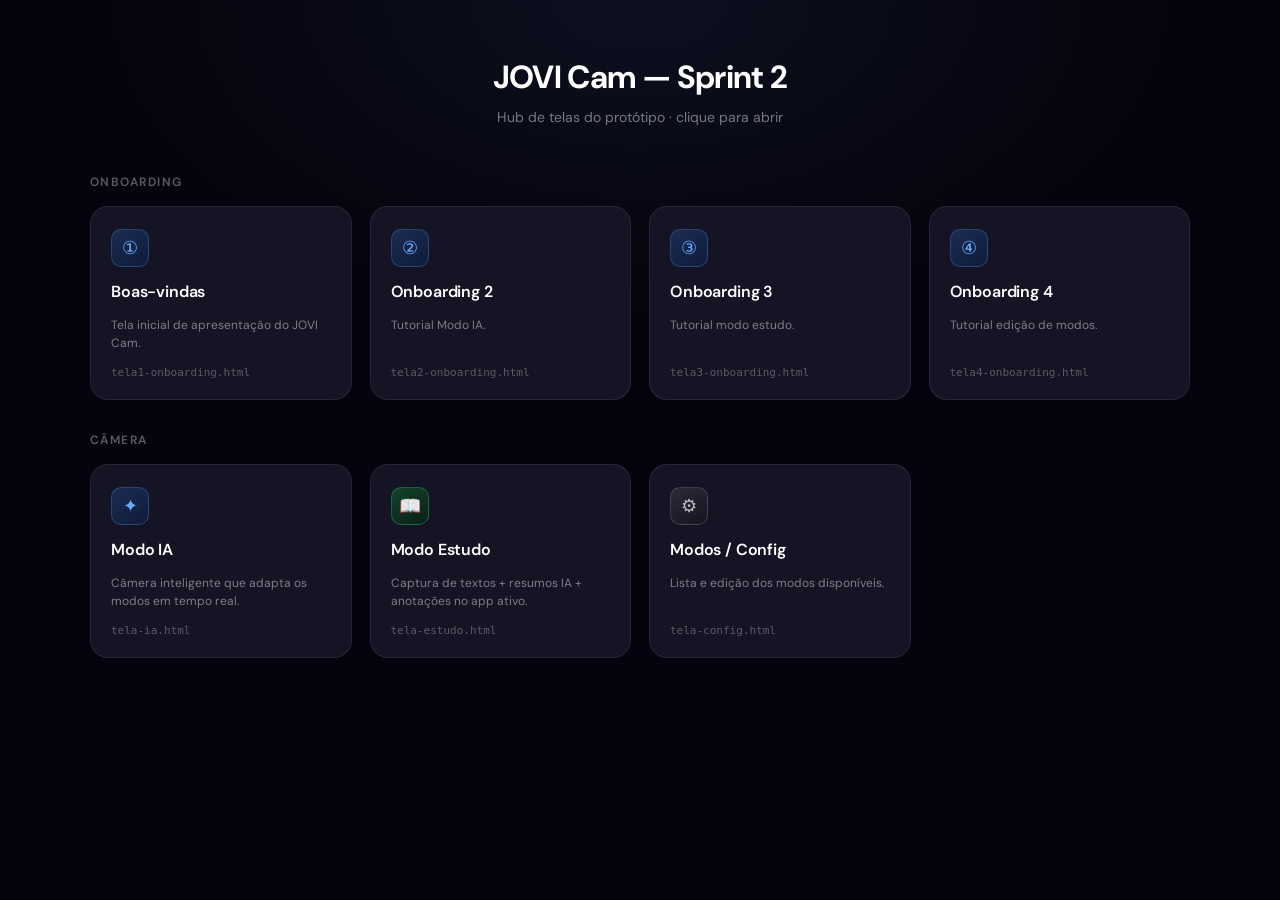
<file: index.html>
<!DOCTYPE html>
<html lang="pt-BR">
<head>
  <meta charset="UTF-8">
  <meta name="viewport" content="width=device-width, initial-scale=1.0">
  <title>JOVI Cam — Telas</title>
  <link rel="stylesheet" href="src/css/style.css">
</head>
<body>
  <main class="hub">
    <header class="hub__header">
      <h1 class="hub__title">JOVI Cam — Sprint 2</h1>
      <p class="hub__subtitle">Hub de telas do protótipo · clique para abrir</p>
    </header>

    <section>
      <h2 class="hub__section-title">Onboarding</h2>
      <div class="hub__grid">
        <a class="card" href="pages/tela1-onboarding.html">
          <div class="card__badge">①</div>
          <div class="card__title">Boas-vindas</div>
          <div class="card__desc">Tela inicial de apresentação do JOVI Cam.</div>
          <div class="card__path">tela1-onboarding.html</div>
        </a>
        <a class="card" href="pages/tela2-onboarding.html">
          <div class="card__badge">②</div>
          <div class="card__title">Onboarding 2</div>
          <div class="card__desc">Tutorial Modo IA.</div>
          <div class="card__path">tela2-onboarding.html</div>
        </a>
        <a class="card" href="pages/tela3-onboarding.html">
          <div class="card__badge">③</div>
          <div class="card__title">Onboarding 3</div>
          <div class="card__desc">Tutorial modo estudo.</div>
          <div class="card__path">tela3-onboarding.html</div>
        </a>
        <a class="card" href="pages/tela4-onboarding.html">
          <div class="card__badge">④</div>
          <div class="card__title">Onboarding 4</div>
          <div class="card__desc">Tutorial edição de modos.</div>
          <div class="card__path">tela4-onboarding.html</div>
        </a>
      </div>
    </section>

    <section>
      <h2 class="hub__section-title">Câmera</h2>
      <div class="hub__grid">
        <a class="card" href="pages/tela-ia.html">
          <div class="card__badge">✦</div>
          <div class="card__title">Modo IA</div>
          <div class="card__desc">Câmera inteligente que adapta os modos em tempo real.</div>
          <div class="card__path">tela-ia.html</div>
        </a>
        <a class="card card--estudo" href="pages/tela-estudo.html">
          <div class="card__badge">📖</div>
          <div class="card__title">Modo Estudo</div>
          <div class="card__desc">Captura de textos + resumos IA + anotações no app ativo.</div>
          <div class="card__path">tela-estudo.html</div>
        </a>
        <a class="card card--config" href="pages/tela-config.html">
          <div class="card__badge">⚙</div>
          <div class="card__title">Modos / Config</div>
          <div class="card__desc">Lista e edição dos modos disponíveis.</div>
          <div class="card__path">tela-config.html</div>
        </a>
      </div>
    </section>

  </main>
</body>
</html>
</file>
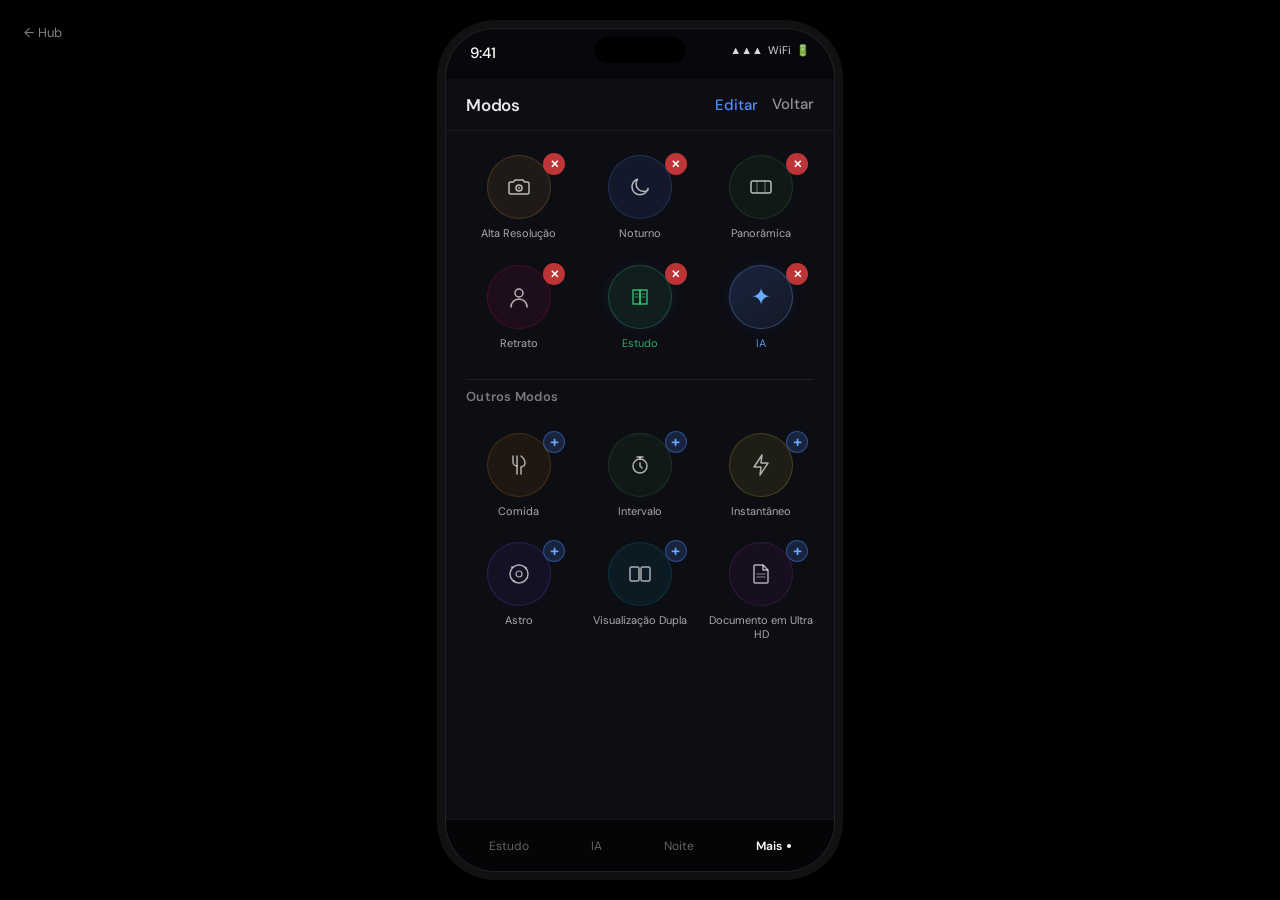
<file: pages/tela-config.html>
<!DOCTYPE html>
<html lang="pt-BR">
<head>
  <meta charset="UTF-8">
  <meta name="viewport" content="width=device-width, initial-scale=1.0">
  <title>JOVI Cam — Configurar Modos</title>
  <link rel="stylesheet" href="../src/css/config.css">
</head>
<body>
  <a class="hub-link" href="../index.html">← Hub</a>
  <main class="screen">

    <!-- Status Bar -->
    <header class="status-bar">
      <span class="time">9:41</span>
      <div class="dynamic-island"></div>
      <div class="status-icons">
        <span>▲▲▲</span>
        <span>WiFi</span>
        <span>🔋</span>
      </div>
    </header>

    <!-- Page Header -->
    <header class="page-header">
      <h1 class="page-title">Modos</h1>
      <div class="page-header__actions">
        <button class="btn-editar">Editar</button>
        <a href="tela-ia.html" class="btn-voltar">Voltar</a>
      </div>
    </header>

    <!-- Content -->
    <section class="content">

      <!-- Active Modes Grid -->
      <div class="modes-grid">

        <!-- Row 1 -->
        <article class="mode-item">
          <div class="mode-badge mode-badge--remove">✕</div>
          <div class="mode-icon mode-icon--res">
            <!-- Camera icon (SVG) -->
            <svg width="22" height="18" viewBox="0 0 22 18" fill="none" xmlns="http://www.w3.org/2000/svg">
              <path d="M21 14.5C21 15.3284 20.3284 16 19.5 16H2.5C1.67157 16 1 15.3284 1 14.5V5.5C1 4.67157 1.67157 4 2.5 4H5.5L7 2H15L16.5 4H19.5C20.3284 4 21 4.67157 21 5.5V14.5Z" stroke="rgba(255,255,255,0.7)" stroke-width="1.5"/>
              <circle cx="11" cy="10" r="3" stroke="rgba(255,255,255,0.7)" stroke-width="1.5"/>
              <circle cx="11" cy="10" r="1.2" fill="rgba(255,255,255,0.5)"/>
            </svg>
          </div>
          <p class="mode-label">Alta Resolução</p>
        </article>

        <article class="mode-item">
          <div class="mode-badge mode-badge--remove">✕</div>
          <div class="mode-icon mode-icon--noturno">
            <!-- Moon icon -->
            <svg width="20" height="20" viewBox="0 0 20 20" fill="none" xmlns="http://www.w3.org/2000/svg">
              <path d="M18 11.5C17.2 15.1 13.9 17.8 10 17.8C5.6 17.8 2 14.3 2 9.9C2 6.3 4.3 3.3 7.5 2.2C6.5 3.5 6 5.1 6 6.8C6 11 9.5 14.4 13.8 14.4C15.4 14.4 16.8 13.9 18 13L18 11.5Z" stroke="rgba(255,255,255,0.7)" stroke-width="1.5" stroke-linejoin="round"/>
            </svg>
          </div>
          <p class="mode-label">Noturno</p>
        </article>

        <article class="mode-item">
          <div class="mode-badge mode-badge--remove">✕</div>
          <div class="mode-icon mode-icon--pano">
            <!-- Panoramic icon -->
            <svg width="22" height="14" viewBox="0 0 22 14" fill="none" xmlns="http://www.w3.org/2000/svg">
              <rect x="1" y="1" width="20" height="12" rx="2" stroke="rgba(255,255,255,0.7)" stroke-width="1.5"/>
              <line x1="7" y1="1" x2="7" y2="13" stroke="rgba(255,255,255,0.4)" stroke-width="1"/>
              <line x1="15" y1="1" x2="15" y2="13" stroke="rgba(255,255,255,0.4)" stroke-width="1"/>
            </svg>
          </div>
          <p class="mode-label">Panorâmica</p>
        </article>

        <!-- Row 2 -->
        <article class="mode-item">
          <div class="mode-badge mode-badge--remove">✕</div>
          <div class="mode-icon mode-icon--retrato">
            <!-- Portrait icon -->
            <svg width="18" height="22" viewBox="0 0 18 22" fill="none" xmlns="http://www.w3.org/2000/svg">
              <circle cx="9" cy="7" r="4" stroke="rgba(255,255,255,0.7)" stroke-width="1.5"/>
              <path d="M1 21C1 16.5817 4.58172 13 9 13C13.4183 13 17 16.5817 17 21" stroke="rgba(255,255,255,0.7)" stroke-width="1.5" stroke-linecap="round"/>
            </svg>
          </div>
          <p class="mode-label">Retrato</p>
        </article>

        <!-- Estudo: custom JOVI mode -->
        <article class="mode-item mode-item--custom">
          <div class="mode-badge mode-badge--remove">✕</div>
          <div class="mode-icon mode-icon--estudo">
            <!-- Book icon -->
            <svg width="20" height="20" viewBox="0 0 20 20" fill="none" xmlns="http://www.w3.org/2000/svg">
              <path d="M3 3H10V17H3V3Z" stroke="rgba(51,199,120,0.9)" stroke-width="1.5" stroke-linejoin="round"/>
              <path d="M10 3H17V17H10V3Z" stroke="rgba(51,199,120,0.9)" stroke-width="1.5" stroke-linejoin="round"/>
              <line x1="5" y1="7" x2="8" y2="7" stroke="rgba(51,199,120,0.7)" stroke-width="1.2" stroke-linecap="round"/>
              <line x1="5" y1="10" x2="8" y2="10" stroke="rgba(51,199,120,0.7)" stroke-width="1.2" stroke-linecap="round"/>
              <line x1="12" y1="7" x2="15" y2="7" stroke="rgba(51,199,120,0.7)" stroke-width="1.2" stroke-linecap="round"/>
              <line x1="12" y1="10" x2="15" y2="10" stroke="rgba(51,199,120,0.7)" stroke-width="1.2" stroke-linecap="round"/>
            </svg>
          </div>
          <p class="mode-label mode-label--green">Estudo</p>
        </article>

        <!-- IA: custom JOVI mode -->
        <article class="mode-item mode-item--custom">
          <div class="mode-badge mode-badge--remove">✕</div>
          <div class="mode-icon mode-icon--ia">
            <span class="ia-star">✦</span>
          </div>
          <p class="mode-label mode-label--blue">IA</p>
        </article>

        <!-- Outros Modos -->
        <div class="section-label">Outros Modos</div>

        <!-- Row 3 - outros -->
        <article class="mode-item">
          <div class="mode-badge mode-badge--add">+</div>
          <div class="mode-icon mode-icon--comida">
            <!-- Food icon -->
            <svg width="18" height="20" viewBox="0 0 18 20" fill="none" xmlns="http://www.w3.org/2000/svg">
              <path d="M3 1V7C3 9.209 4.791 11 7 11V19" stroke="rgba(255,255,255,0.65)" stroke-width="1.5" stroke-linecap="round"/>
              <path d="M7 1V11" stroke="rgba(255,255,255,0.65)" stroke-width="1.5" stroke-linecap="round"/>
              <path d="M11 1C11 1 15 4 15 8C15 10.5 13.5 11.5 11 12V19" stroke="rgba(255,255,255,0.65)" stroke-width="1.5" stroke-linecap="round" stroke-linejoin="round"/>
            </svg>
          </div>
          <p class="mode-label">Comida</p>
        </article>

        <article class="mode-item">
          <div class="mode-badge mode-badge--add">+</div>
          <div class="mode-icon mode-icon--intervalo">
            <!-- Timer icon -->
            <svg width="20" height="20" viewBox="0 0 20 20" fill="none" xmlns="http://www.w3.org/2000/svg">
              <circle cx="10" cy="11" r="7" stroke="rgba(255,255,255,0.65)" stroke-width="1.5"/>
              <path d="M10 8V11L12 13" stroke="rgba(255,255,255,0.65)" stroke-width="1.5" stroke-linecap="round"/>
              <path d="M7 2H13" stroke="rgba(255,255,255,0.65)" stroke-width="1.5" stroke-linecap="round"/>
              <path d="M10 2V4" stroke="rgba(255,255,255,0.65)" stroke-width="1.5" stroke-linecap="round"/>
            </svg>
          </div>
          <p class="mode-label">Intervalo</p>
        </article>

        <article class="mode-item">
          <div class="mode-badge mode-badge--add">+</div>
          <div class="mode-icon mode-icon--instantaneo">
            <!-- Lightning bolt -->
            <svg width="16" height="22" viewBox="0 0 16 22" fill="none" xmlns="http://www.w3.org/2000/svg">
              <path d="M9 1L1 13H8L7 21L15 9H8L9 1Z" stroke="rgba(255,255,255,0.65)" stroke-width="1.5" stroke-linejoin="round"/>
            </svg>
          </div>
          <p class="mode-label">Instantâneo</p>
        </article>

        <article class="mode-item">
          <div class="mode-badge mode-badge--add">+</div>
          <div class="mode-icon mode-icon--astro">
            <!-- Star / astro icon -->
            <svg width="22" height="22" viewBox="0 0 22 22" fill="none" xmlns="http://www.w3.org/2000/svg">
              <circle cx="11" cy="11" r="9" stroke="rgba(255,255,255,0.65)" stroke-width="1.5"/>
              <circle cx="11" cy="11" r="3" stroke="rgba(255,255,255,0.65)" stroke-width="1.2"/>
              <circle cx="4" cy="4" r="1" fill="rgba(255,255,255,0.5)"/>
              <circle cx="18" cy="5" r="1" fill="rgba(255,255,255,0.5)"/>
              <circle cx="6" cy="18" r="1" fill="rgba(255,255,255,0.5)"/>
            </svg>
          </div>
          <p class="mode-label">Astro</p>
        </article>

        <article class="mode-item">
          <div class="mode-badge mode-badge--add">+</div>
          <div class="mode-icon mode-icon--dupl">
            <!-- Dual view icon -->
            <svg width="22" height="16" viewBox="0 0 22 16" fill="none" xmlns="http://www.w3.org/2000/svg">
              <rect x="1" y="1" width="9" height="14" rx="1.5" stroke="rgba(255,255,255,0.65)" stroke-width="1.5"/>
              <rect x="12" y="1" width="9" height="14" rx="1.5" stroke="rgba(255,255,255,0.65)" stroke-width="1.5"/>
            </svg>
          </div>
          <p class="mode-label">Visualização Dupla</p>
        </article>

        <article class="mode-item">
          <div class="mode-badge mode-badge--add">+</div>
          <div class="mode-icon mode-icon--doc">
            <!-- Document icon -->
            <svg width="16" height="20" viewBox="0 0 16 20" fill="none" xmlns="http://www.w3.org/2000/svg">
              <path d="M1 2C1 1.44772 1.44772 1 2 1H10L15 6V18C15 18.5523 14.5523 19 14 19H2C1.44772 19 1 18.5523 1 18V2Z" stroke="rgba(255,255,255,0.65)" stroke-width="1.5"/>
              <path d="M10 1V6H15" stroke="rgba(255,255,255,0.65)" stroke-width="1.5" stroke-linejoin="round"/>
              <line x1="4" y1="10" x2="12" y2="10" stroke="rgba(255,255,255,0.5)" stroke-width="1.2" stroke-linecap="round"/>
              <line x1="4" y1="13" x2="12" y2="13" stroke="rgba(255,255,255,0.5)" stroke-width="1.2" stroke-linecap="round"/>
            </svg>
          </div>
          <p class="mode-label">Documento em Ultra HD</p>
        </article>

      </div>

    </section>

    <!-- Bottom Mode Tabs -->
    <nav class="mode-tabs">
      <button class="mode-tab">Estudo</button>
      <button class="mode-tab">IA</button>
      <button class="mode-tab">Noite</button>
      <button class="mode-tab mode-tab--active">
        Mais
        <span class="mode-tab__dot"></span>
      </button>
    </nav>

  </main>
</body>
</html>
</file>
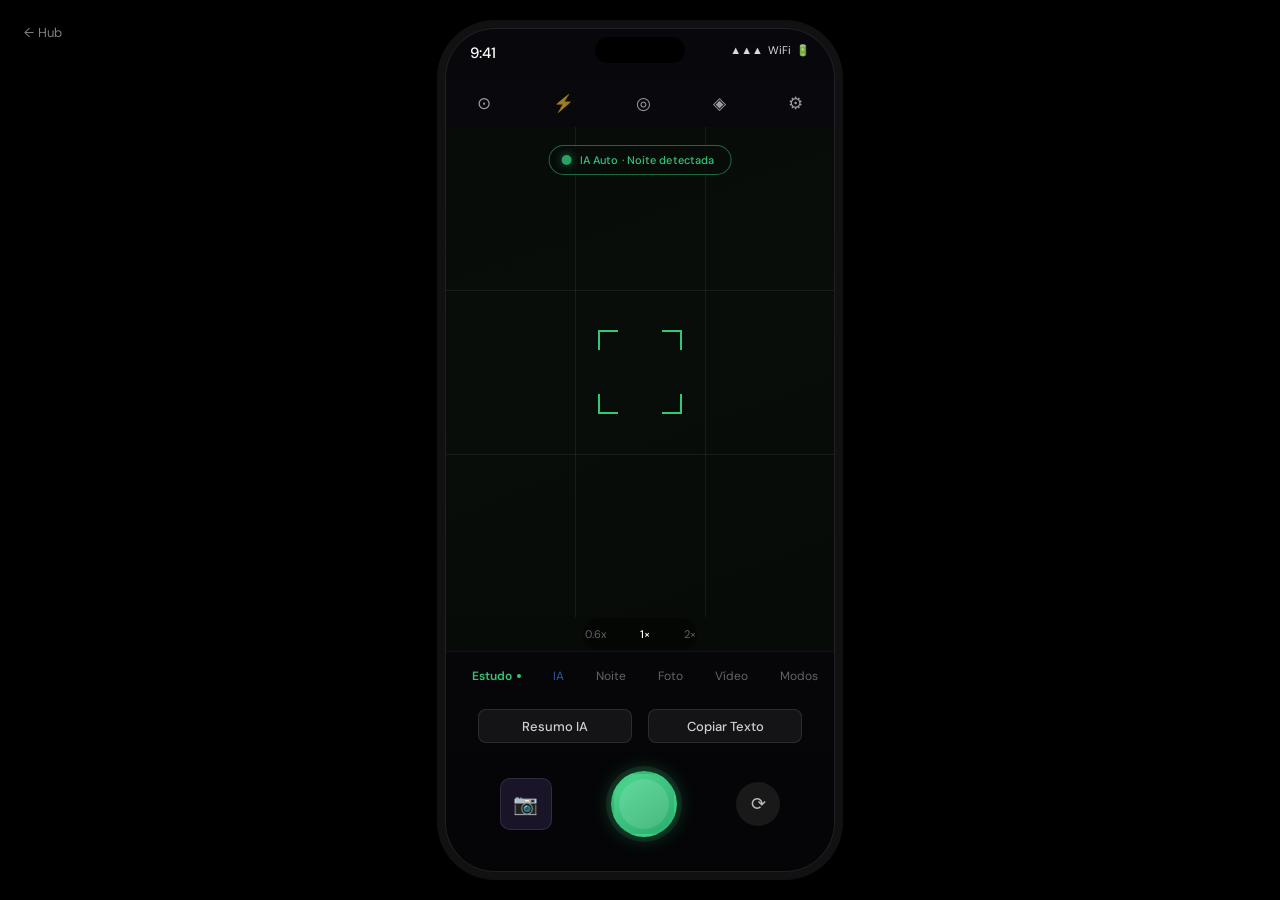
<file: pages/tela-estudo.html>
<!DOCTYPE html>
<html lang="pt-BR">
<head>
  <meta charset="UTF-8">
  <meta name="viewport" content="width=device-width, initial-scale=1.0">
  <title>JOVI Cam — Modo Estudo</title>
  <link rel="stylesheet" href="../src/css/estudo.css">
</head>
<body>
  <a class="hub-link" href="../index.html">← Hub</a>
  <main class="screen">

    <!-- Status Bar -->
    <header class="status-bar">
      <span class="time">9:41</span>
      <div class="dynamic-island"></div>
      <div class="status-icons">
        <span>▲▲▲</span>
        <span>WiFi</span>
        <span>🔋</span>
      </div>
    </header>

    <!-- Top Controls Bar -->
    <nav class="controls-bar">
      <button class="ctrl-btn">⊙</button>
      <button class="ctrl-btn">⚡</button>
      <button class="ctrl-btn">◎</button>
      <button class="ctrl-btn">◈</button>
      <button class="ctrl-btn">⚙</button>
    </nav>

    <!-- Viewfinder -->
    <section class="viewfinder">

      <!-- AI Chip -->
      <div class="ai-chip">
        <span class="ai-chip__dot"></span>
        <span class="ai-chip__label">IA Auto · Noite detectada</span>
      </div>

      <!-- Grid overlay -->
      <div class="grid-overlay">
        <div class="grid-line grid-line--v1"></div>
        <div class="grid-line grid-line--v2"></div>
        <div class="grid-line grid-line--h1"></div>
        <div class="grid-line grid-line--h2"></div>
      </div>

      <!-- Focus Reticle (green for Estudo mode) -->
      <div class="reticle">
        <span class="reticle__corner reticle__corner--tl"></span>
        <span class="reticle__corner reticle__corner--tr"></span>
        <span class="reticle__corner reticle__corner--bl"></span>
        <span class="reticle__corner reticle__corner--br"></span>
      </div>

    </section>

    <!-- Zoom Selector -->
    <div class="zoom-bar">
      <span class="zoom-option">0.6x</span>
      <span class="zoom-option zoom-option--active">1×</span>
      <span class="zoom-option">2×</span>
    </div>

    <!-- Mode Tabs -->
    <nav class="mode-tabs">
      <button class="mode-tab mode-tab--estudo mode-tab--active">
        Estudo
        <span class="mode-tab__dot"></span>
      </button>
      <a href="tela-ia.html" class="mode-tab mode-tab--ia">IA</a>
      <button class="mode-tab">Noite</button>
      <button class="mode-tab">Foto</button>
      <button class="mode-tab">Vídeo</button>
      <a href="tela-config.html" class="mode-tab">Modos</a>
    </nav>

    <!-- Action Buttons (only in Estudo mode) -->
    <section class="action-row">
      <button class="btn-action">Resumo IA</button>
      <button class="btn-action">Copiar Texto</button>
    </section>

    <!-- Camera Controls -->
    <footer class="cam-controls">
      <button class="btn-gallery">📷</button>
      <button class="btn-shutter btn-shutter--green"></button>
      <button class="btn-flip">⟳</button>
    </footer>

  </main>
</body>
</html>
</file>
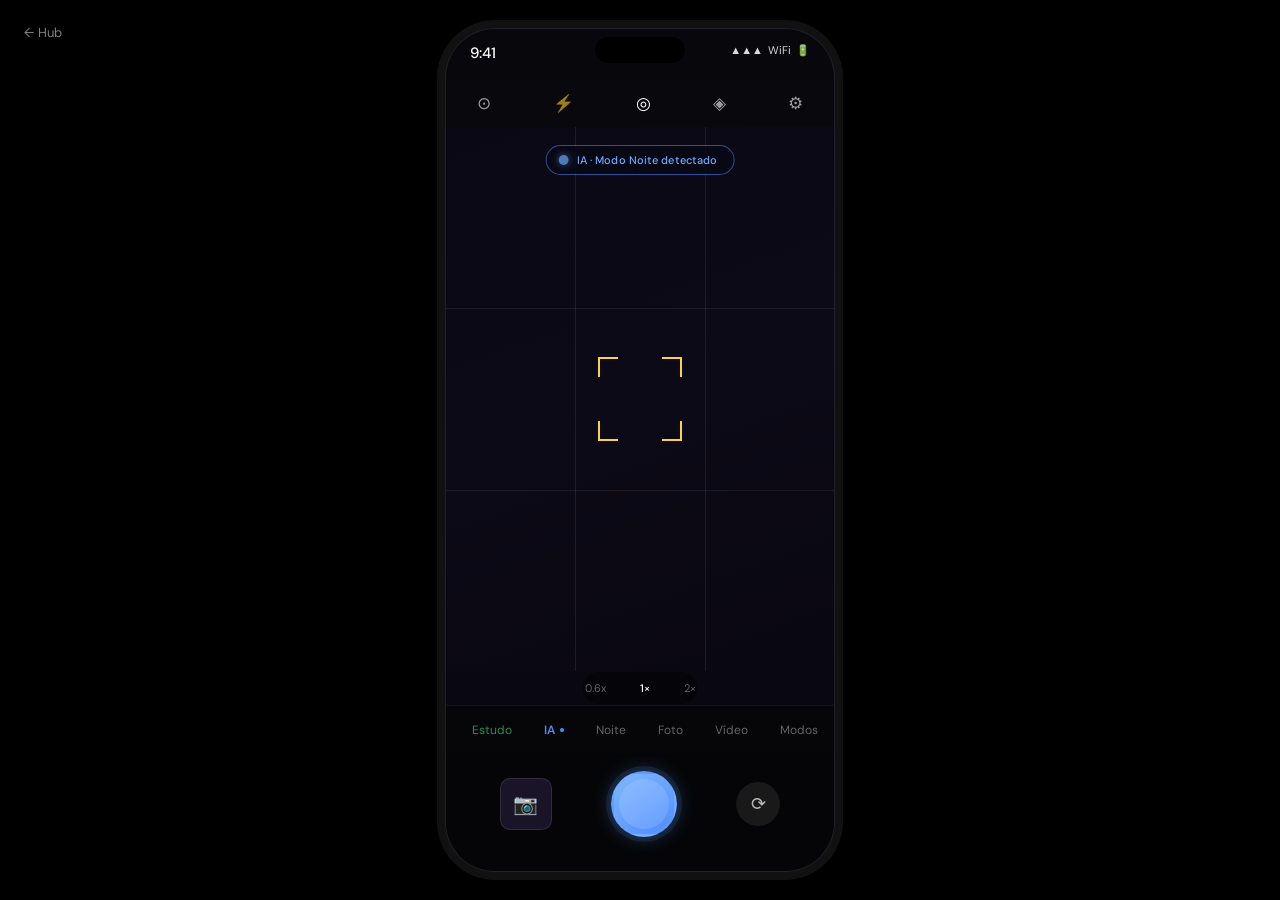
<file: pages/tela-ia.html>
<!DOCTYPE html>
<html lang="pt-BR">
<head>
  <meta charset="UTF-8">
  <meta name="viewport" content="width=device-width, initial-scale=1.0">
  <title>JOVI Cam — Modo IA</title>
  <link rel="stylesheet" href="../src/css/ia.css">
</head>
<body>
  <a class="hub-link" href="../index.html">← Hub</a>
  <main class="screen">

    <!-- Status Bar -->
    <header class="status-bar">
      <span class="time">9:41</span>
      <div class="dynamic-island"></div>
      <div class="status-icons">
        <span>▲▲▲</span>
        <span>WiFi</span>
        <span>🔋</span>
      </div>
    </header>

    <!-- Top Controls Bar -->
    <nav class="controls-bar">
      <button class="ctrl-btn">⊙</button>
      <button class="ctrl-btn">⚡</button>
      <button class="ctrl-btn ctrl-btn--active">◎</button>
      <button class="ctrl-btn">◈</button>
      <button class="ctrl-btn">⚙</button>
    </nav>

    <!-- Viewfinder -->
    <section class="viewfinder">

      <!-- AI Chip -->
      <div class="ai-chip">
        <span class="ai-chip__dot"></span>
        <span class="ai-chip__label">IA · Modo Noite detectado</span>
      </div>

      <!-- Grid overlay -->
      <div class="grid-overlay">
        <div class="grid-line grid-line--v1"></div>
        <div class="grid-line grid-line--v2"></div>
        <div class="grid-line grid-line--h1"></div>
        <div class="grid-line grid-line--h2"></div>
      </div>

      <!-- Focus Reticle (yellow corners) -->
      <div class="reticle">
        <span class="reticle__corner reticle__corner--tl"></span>
        <span class="reticle__corner reticle__corner--tr"></span>
        <span class="reticle__corner reticle__corner--bl"></span>
        <span class="reticle__corner reticle__corner--br"></span>
      </div>

    </section>

    <!-- Zoom Selector -->
    <div class="zoom-bar">
      <span class="zoom-option">0.6x</span>
      <span class="zoom-option zoom-option--active">1×</span>
      <span class="zoom-option">2×</span>
    </div>

    <!-- Mode Tabs -->
    <nav class="mode-tabs">
      <a href="tela-estudo.html" class="mode-tab mode-tab--estudo">Estudo</a>
      <button class="mode-tab mode-tab--ia mode-tab--active">
        IA
        <span class="mode-tab__dot"></span>
      </button>
      <button class="mode-tab">Noite</button>
      <button class="mode-tab">Foto</button>
      <button class="mode-tab">Vídeo</button>
      <a href="tela-config.html" class="mode-tab">Modos</a>
    </nav>

    <!-- Camera Controls -->
    <footer class="cam-controls">
      <button class="btn-gallery">📷</button>
      <button class="btn-shutter"></button>
      <button class="btn-flip">⟳</button>
    </footer>

  </main>
</body>
</html>
</file>
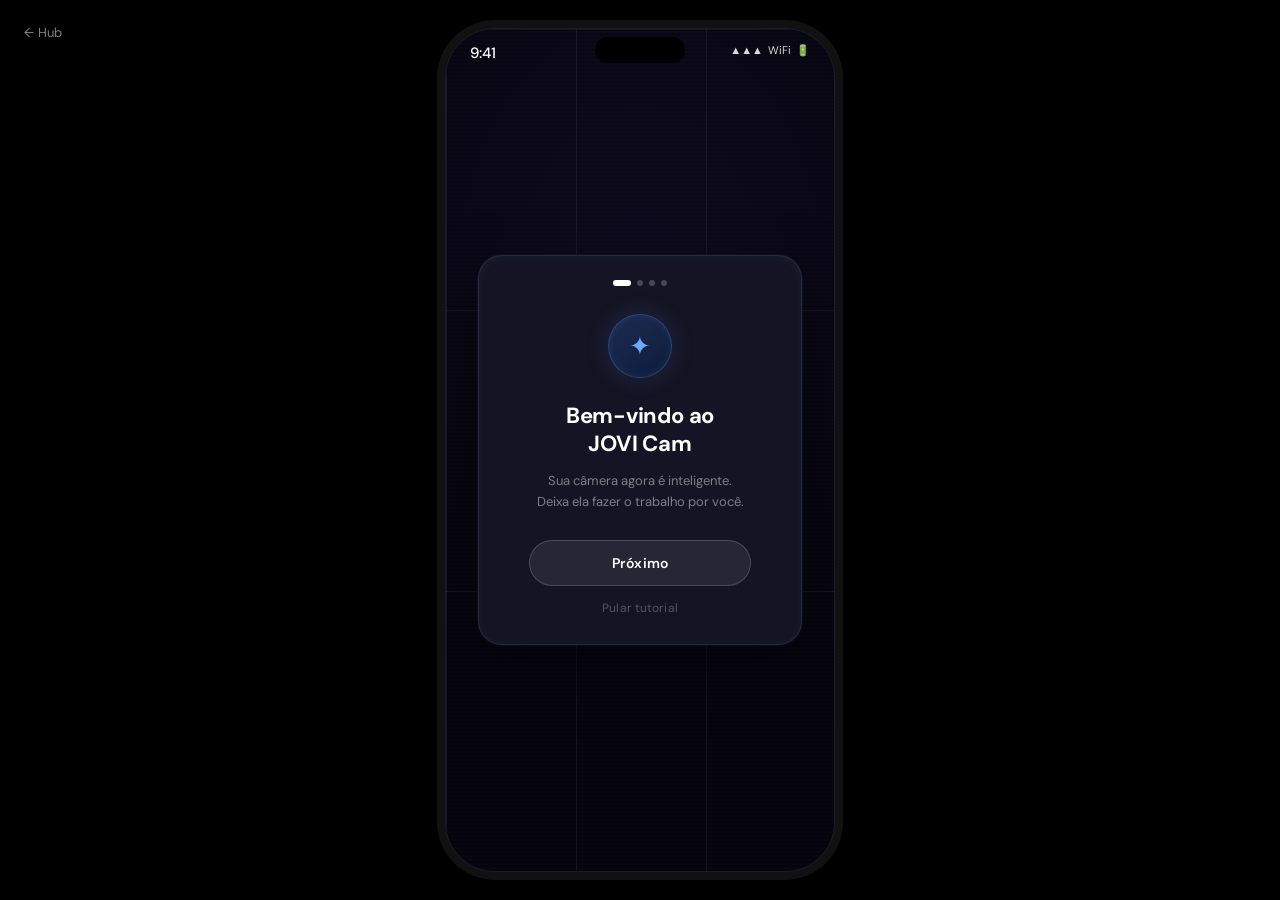
<file: pages/tela1-onboarding.html>
<!DOCTYPE html>
<html lang="pt-BR">
<head>
  <meta charset="UTF-8">
  <meta name="viewport" content="width=device-width, initial-scale=1.0">
  <title>JOVI Cam — Onboarding</title>
  <link rel="stylesheet" href="../src/css/onboarding.css">
</head>
<body>
  <a class="hub-link" href="../index.html">← Hub</a>
  <main class="screen">

    <!-- Status Bar -->
    <header class="status-bar">
      <span class="time">9:41</span>
      <div class="dynamic-island"></div>
      <div class="status-icons">
        <span>▲▲▲</span>
        <span>WiFi</span>
        <span>🔋</span>
      </div>
    </header>

    <!-- Camera Viewfinder (background) -->
    <section class="viewfinder">
      <div class="vf-noise"></div>
    </section>

    <!-- Onboarding Card -->
    <section class="card-overlay">
      <article class="card">

        <!-- Progress Indicators -->
        <div class="progress-dots">
          <div class="dot dot--active"></div>
          <div class="dot"></div>
          <div class="dot"></div>
          <div class="dot"></div>
        </div>

        <!-- Icon -->
        <div class="icon-ring">
          <span class="icon-star">✦</span>
        </div>

        <!-- Text Content -->
        <h1 class="card-title">Bem-vindo ao<br>JOVI Cam</h1>
        <p class="card-desc">Sua câmera agora é inteligente.<br>Deixa ela fazer o trabalho por você.</p>

        <!-- Actions -->
        <a href="tela2-onboarding.html" class="btn-proximo">Próximo</a>
        <a href="tela-ia.html" class="btn-pular">Pular tutorial</a>

      </article>
    </section>

  </main>
</body>
</html>
</file>
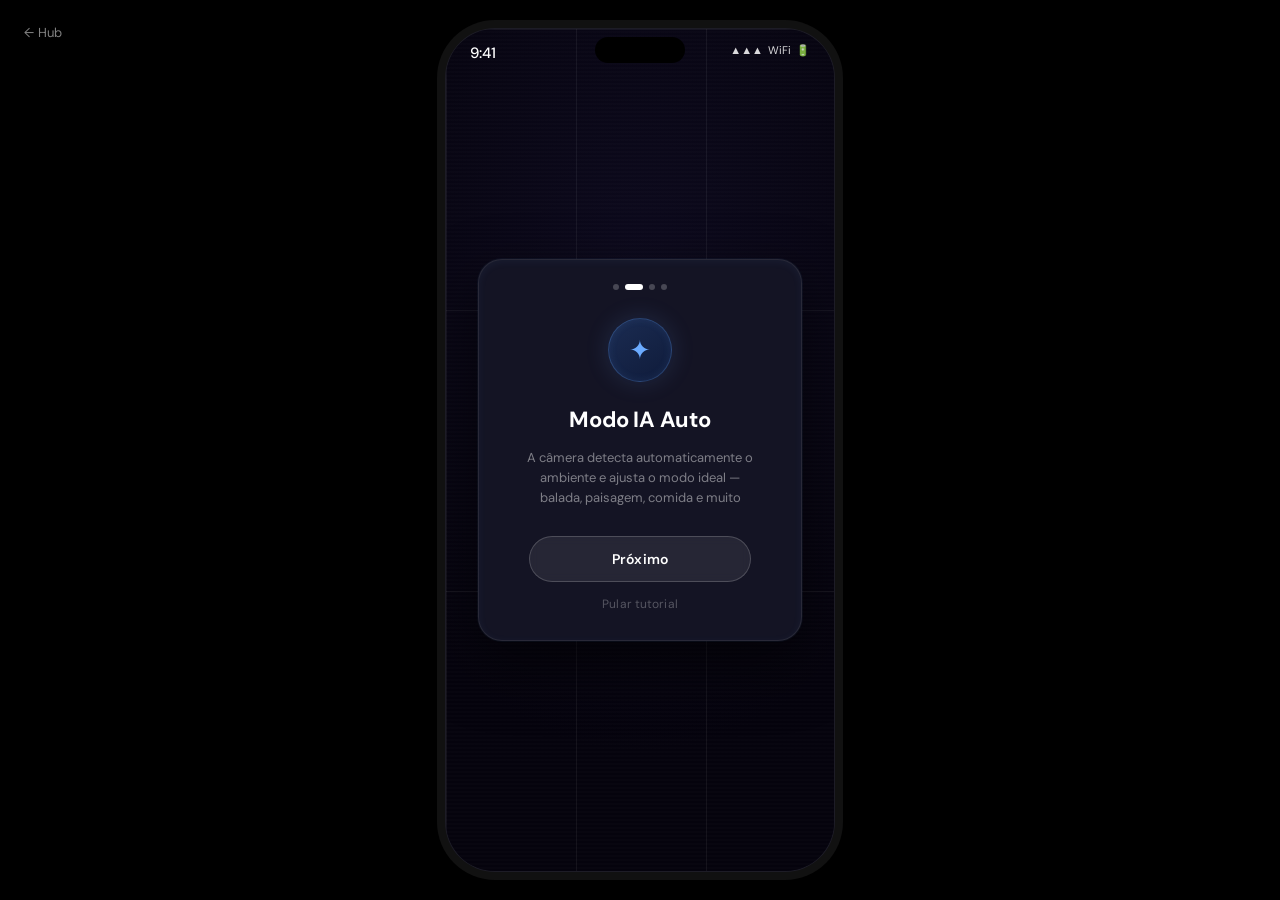
<file: pages/tela2-onboarding.html>
<!DOCTYPE html>
<html lang="pt-BR">
<head>
  <meta charset="UTF-8">
  <meta name="viewport" content="width=device-width, initial-scale=1.0">
  <title>JOVI Cam — Onboarding</title>
  <link rel="stylesheet" href="../src/css/onboarding.css">
</head>
<body>
  <a class="hub-link" href="../index.html">← Hub</a>
  <main class="screen">

    <!-- Status Bar -->
    <header class="status-bar">
      <span class="time">9:41</span>
      <div class="dynamic-island"></div>
      <div class="status-icons">
        <span>▲▲▲</span>
        <span>WiFi</span>
        <span>🔋</span>
      </div>
    </header>

    <!-- Camera Viewfinder (background) -->
    <section class="viewfinder">
      <div class="vf-noise"></div>
    </section>

    <!-- Onboarding Card -->
    <section class="card-overlay">
      <article class="card">

        <!-- Progress Indicators -->
        <div class="progress-dots">
          <div class="dot"></div>
          <div class="dot dot--active"></div>
          <div class="dot"></div>
          <div class="dot"></div>
        </div>

        <!-- Icon -->
        <div class="icon-ring">
          <span class="icon-star">✦</span>
        </div>

        <!-- Text Content -->
        <h1 class="card-title">Modo IA Auto</h1>
        <p class="card-desc">A câmera detecta automaticamente o<br> ambiente e ajusta o modo ideal — <br> balada, paisagem, comida e muito</p>

        <!-- Actions -->
        <a href="tela3-onboarding.html" class="btn-proximo">Próximo</a>
        <a href="tela-ia.html" class="btn-pular">Pular tutorial</a>

      </article>
    </section>

  </main>
</body>
</html>
</file>
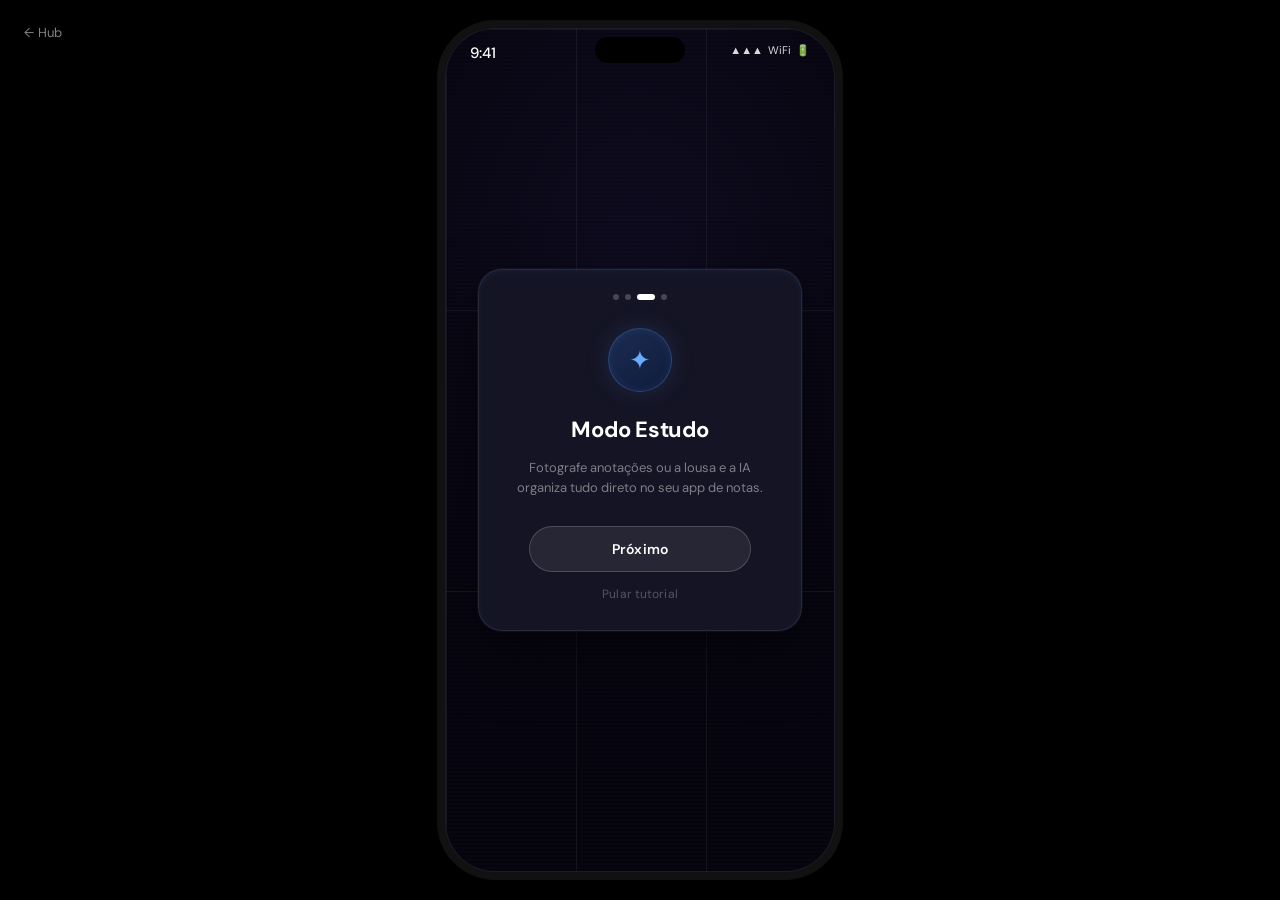
<file: pages/tela3-onboarding.html>
<!DOCTYPE html>
<html lang="pt-BR">
<head>
  <meta charset="UTF-8">
  <meta name="viewport" content="width=device-width, initial-scale=1.0">
  <title>JOVI Cam — Onboarding</title>
  <link rel="stylesheet" href="../src/css/onboarding.css">
</head>
<body>
  <a class="hub-link" href="../index.html">← Hub</a>
  <main class="screen">

    <!-- Status Bar -->
    <header class="status-bar">
      <span class="time">9:41</span>
      <div class="dynamic-island"></div>
      <div class="status-icons">
        <span>▲▲▲</span>
        <span>WiFi</span>
        <span>🔋</span>
      </div>
    </header>

    <!-- Camera Viewfinder (background) -->
    <section class="viewfinder">
      <div class="vf-noise"></div>
    </section>

    <!-- Onboarding Card -->
    <section class="card-overlay">
      <article class="card">

        <!-- Progress Indicators -->
        <div class="progress-dots">
          <div class="dot"></div>
          <div class="dot"></div>
          <div class="dot dot--active"></div>
          <div class="dot"></div>
        </div>

        <!-- Icon -->
        <div class="icon-ring">
          <span class="icon-star">✦</span>
        </div>

        <!-- Text Content -->
        <h1 class="card-title">Modo Estudo</h1>
        <p class="card-desc">Fotografe anotações ou a lousa e a IA <br> organiza tudo direto no seu app de notas.</p>

        <!-- Actions -->
        <a href="tela4-onboarding.html" class="btn-proximo">Próximo</a>
        <a href="tela-ia.html" class="btn-pular">Pular tutorial</a>

      </article>
    </section>

  </main>
</body>
</html>
</file>
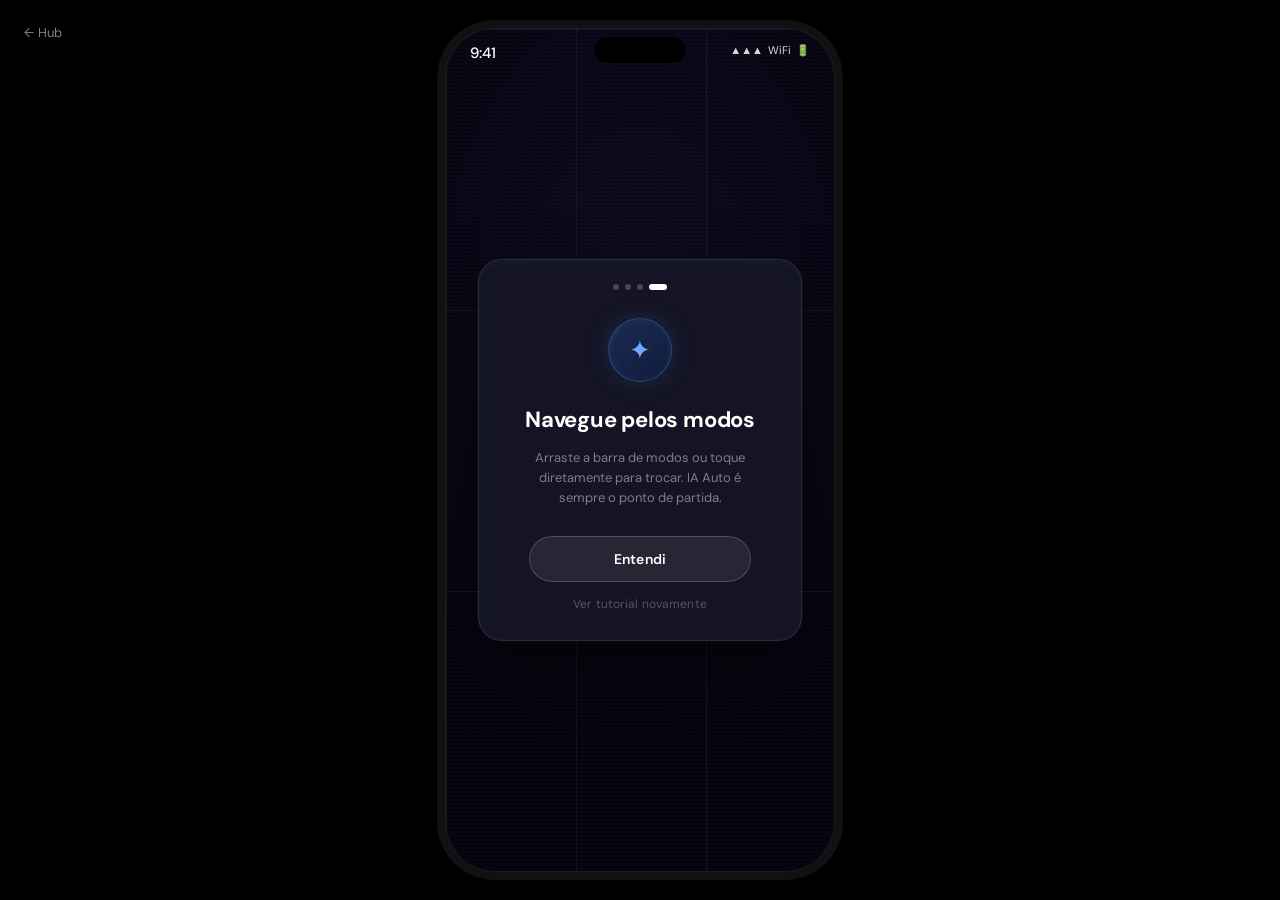
<file: pages/tela4-onboarding.html>
<!DOCTYPE html>
<html lang="pt-BR">
<head>
  <meta charset="UTF-8">
  <meta name="viewport" content="width=device-width, initial-scale=1.0">
  <title>JOVI Cam — Onboarding</title>
  <link rel="stylesheet" href="../src/css/onboarding.css">
</head>
<body>
  <a class="hub-link" href="../index.html">← Hub</a>
  <main class="screen">

    <!-- Status Bar -->
    <header class="status-bar">
      <span class="time">9:41</span>
      <div class="dynamic-island"></div>
      <div class="status-icons">
        <span>▲▲▲</span>
        <span>WiFi</span>
        <span>🔋</span>
      </div>
    </header>

    <!-- Camera Viewfinder (background) -->
    <section class="viewfinder">
      <div class="vf-noise"></div>
    </section>

    <!-- Onboarding Card -->
    <section class="card-overlay">
      <article class="card">

        <!-- Progress Indicators -->
        <div class="progress-dots">
          <div class="dot"></div>
          <div class="dot"></div>
          <div class="dot"></div>
          <div class="dot dot--active"></div>
        </div>

        <!-- Icon -->
        <div class="icon-ring">
          <span class="icon-star">✦</span>
        </div>

        <!-- Text Content -->
        <h1 class="card-title">Navegue pelos modos</h1>
        <p class="card-desc">Arraste a barra de modos ou toque <br> diretamente para trocar. IA Auto é <br> sempre o ponto de partida.</p>

        <!-- Actions -->
        <a href="tela-ia.html" class="btn-proximo">Entendi</a>
        <a href="tela1-onboarding.html" class="btn-pular">Ver tutorial novamente</a>

      </article>
    </section>

  </main>
</body>
</html>
</file>
<file: src/css/style.css>
@import url('https://fonts.googleapis.com/css2?family=DM+Sans:wght@300;400;500;600;700&display=swap');

*, *::before, *::after { box-sizing: border-box; margin: 0; padding: 0; }

body {
  min-height: 100vh;
  font-family: 'DM Sans', -apple-system, sans-serif;
  color: #fff;
  padding: 56px 32px 80px;
  background: #05030d radial-gradient(ellipse 60% 50% at 50% 0%, rgba(107, 171, 255, 0.08) 0%, transparent 70%);
}

.hub {
  max-width: 1100px;
  margin: 0 auto;
}

.hub__header {
  text-align: center;
  margin-bottom: 48px;
}

.hub__title {
  font-size: 32px;
  font-weight: 700;
  letter-spacing: -0.02em;
  margin-bottom: 10px;
}

.hub__subtitle {
  font-size: 14px;
  color: rgba(255,255,255,0.45);
  font-weight: 400;
}

.hub__section-title {
  font-size: 12px;
  font-weight: 600;
  letter-spacing: 0.12em;
  text-transform: uppercase;
  color: rgba(255,255,255,0.35);
  margin: 32px 0 16px;
}

.hub__grid {
  display: grid;
  grid-template-columns: repeat(auto-fill, minmax(220px, 1fr));
  gap: 18px;
}

.card {
  background: #141424;
  border: 1px solid rgba(255,255,255,0.08);
  border-radius: 18px;
  padding: 22px 20px 20px;
  text-decoration: none;
  color: inherit;
  display: flex;
  flex-direction: column;
  gap: 14px;
  transition: transform 0.18s ease, border-color 0.18s ease, box-shadow 0.18s ease;
  position: relative;
  overflow: hidden;
}

.card:hover {
  transform: translateY(-3px);
  border-color: rgba(107,171,255,0.4);
  box-shadow: 0 12px 32px rgba(0,0,0,0.5), 0 0 0 1px rgba(107,171,255,0.15);
}

.card__badge {
  width: 38px;
  height: 38px;
  border-radius: 10px;
  background: linear-gradient(145deg, #1b2c52, #0f1b3a);
  border: 1px solid rgba(107,171,255,0.25);
  display: flex;
  align-items: center;
  justify-content: center;
  font-size: 18px;
  color: #6babff;
}

.card__title {
  font-size: 16px;
  font-weight: 600;
  letter-spacing: -0.01em;
}

.card__desc {
  font-size: 12px;
  color: rgba(255,255,255,0.45);
  line-height: 1.5;
}

.card__path {
  margin-top: auto;
  font-size: 11px;
  color: rgba(255,255,255,0.3);
  font-family: 'SF Mono', Menlo, monospace;
}

.card--estudo .card__badge {
  background: linear-gradient(145deg, #14422a, #082016);
  border-color: rgba(51,199,120,0.35);
  color: #33c778;
}

.card--config .card__badge {
  background: linear-gradient(145deg, #2a2a3a, #15151f);
  border-color: rgba(255,255,255,0.15);
  color: rgba(255,255,255,0.7);
}
</file>
<file: src/css/config.css>
@import url('https://fonts.googleapis.com/css2?family=DM+Sans:wght@300;400;500;600;700&display=swap');

*, *::before, *::after {
  box-sizing: border-box;
  margin: 0;
  padding: 0;
}

body {
  background: #000;
  display: flex;
  justify-content: center;
  align-items: center;
  min-height: 100vh;
  font-family: 'DM Sans', -apple-system, sans-serif;
}

button {
  cursor: pointer;
  font-family: inherit;
  border: none;
  background: none;
  color: inherit;
  padding: 0;
}

/* ── Phone Shell ─────────────────────────────── */
.screen {
  width: 390px;
  height: 844px;
  background: #0d0d14;
  border-radius: 50px;
  border: 1.5px solid rgba(255,255,255,0.08);
  box-shadow:
    0 0 0 8px #111,
    0 40px 80px rgba(0,0,0,0.9);
  overflow: hidden;
  position: relative;
  display: flex;
  flex-direction: column;
}

/* ── Status Bar ──────────────────────────────── */
.status-bar {
  height: 50px;
  padding: 14px 24px 0;
  display: flex;
  justify-content: space-between;
  align-items: flex-start;
  background: rgba(0,0,0,0.4);
  position: relative;
  z-index: 20;
  flex-shrink: 0;
}

.dynamic-island {
  width: 90px;
  height: 26px;
  background: #000;
  border-radius: 13px;
  position: absolute;
  top: 8px;
  left: 50%;
  transform: translateX(-50%);
}

.time {
  font-size: 15px;
  font-weight: 500;
  color: #fff;
}

.status-icons {
  display: flex;
  align-items: center;
  gap: 5px;
  font-size: 11px;
  color: rgba(255,255,255,0.85);
}

/* ── Page Header ─────────────────────────────── */
.page-header {
  height: 52px;
  background: rgba(13,13,20,0.95);
  display: flex;
  justify-content: space-between;
  align-items: center;
  padding: 0 20px;
  border-bottom: 1px solid rgba(255,255,255,0.06);
  flex-shrink: 0;
}

.page-title {
  font-size: 17px;
  font-weight: 600;
  color: rgba(255,255,255,0.9);
  letter-spacing: -0.01em;
}

.page-header__actions {
  display: flex;
  align-items: center;
  gap: 14px;
}

.btn-editar {
  font-size: 15px;
  font-weight: 500;
  color: #4f8cff;
}

.btn-voltar {
  font-size: 15px;
  font-weight: 500;
  color: rgba(255,255,255,0.55);
  text-decoration: none;
  font-family: inherit;
  cursor: pointer;
  background: none;
  border: none;
  line-height: 1;
}

/* ── Content ─────────────────────────────────── */
.content {
  flex: 1;
  overflow-y: auto;
  background: #0d0d14;
  padding: 24px 20px 16px;
}

/* ── Modes Grid ──────────────────────────────── */
.modes-grid {
  display: grid;
  grid-template-columns: repeat(3, 1fr);
  gap: 20px 16px;
  row-gap: 24px;
}

.section-label {
  grid-column: 1 / -1;
  font-size: 13px;
  font-weight: 600;
  color: rgba(255,255,255,0.45);
  letter-spacing: 0.02em;
  padding-top: 8px;
  padding-bottom: 4px;
  border-top: 1px solid rgba(255,255,255,0.07);
  margin-top: 4px;
}

/* ── Mode Item ───────────────────────────────── */
.mode-item {
  display: flex;
  flex-direction: column;
  align-items: center;
  gap: 8px;
  position: relative;
}

/* ── Mode Icon Circle ────────────────────────── */
.mode-icon {
  width: 64px;
  height: 64px;
  border-radius: 50%;
  display: flex;
  align-items: center;
  justify-content: center;
  background: rgba(255,255,255,0.04);
  border: 1px solid rgba(255,255,255,0.08);
}

.mode-icon--res    { background: rgba(250,193,70,0.08); border-color: rgba(250,193,70,0.18); }
.mode-icon--noturno { background: rgba(79,140,255,0.1); border-color: rgba(79,140,255,0.22); }
.mode-icon--pano   { background: rgba(76,175,80,0.08); border-color: rgba(76,175,80,0.18); }
.mode-icon--retrato { background: rgba(233,30,99,0.08); border-color: rgba(233,30,99,0.18); }
.mode-icon--estudo { background: rgba(51,199,120,0.1); border-color: rgba(51,199,120,0.28); }
.mode-icon--ia     {
  background: linear-gradient(145deg, rgba(79,140,255,0.18), rgba(107,171,255,0.08));
  border-color: rgba(107,171,255,0.3);
  box-shadow: 0 0 16px rgba(107,171,255,0.1);
}

/* Outros modos */
.mode-icon--comida    { background: rgba(255,152,0,0.08); border-color: rgba(255,152,0,0.18); }
.mode-icon--intervalo { background: rgba(76,175,80,0.08); border-color: rgba(76,175,80,0.18); }
.mode-icon--instantaneo { background: rgba(255,235,59,0.08); border-color: rgba(255,235,59,0.18); }
.mode-icon--astro  { background: rgba(103,58,183,0.1); border-color: rgba(124,77,255,0.22); }
.mode-icon--dupl   { background: rgba(0,188,212,0.08); border-color: rgba(0,172,193,0.18); }
.mode-icon--doc    { background: rgba(156,39,176,0.08); border-color: rgba(171,71,188,0.18); }

.ia-star {
  font-size: 24px;
  color: #6babff;
}

/* ── Labels ──────────────────────────────────── */
.mode-label {
  font-size: 11px;
  font-weight: 400;
  color: rgba(255,255,255,0.65);
  text-align: center;
  line-height: 1.25;
}

.mode-label--green { color: rgba(51,199,120,0.85); }
.mode-label--blue  { color: rgba(107,171,255,0.85); }

/* ── Badges ──────────────────────────────────── */
.mode-badge {
  position: absolute;
  top: -2px;
  right: 6px;
  width: 22px;
  height: 22px;
  border-radius: 50%;
  display: flex;
  align-items: center;
  justify-content: center;
  font-size: 12px;
  font-weight: 600;
  z-index: 2;
}

.mode-badge--remove {
  background: rgba(220,60,60,0.85);
  color: #fff;
  font-size: 11px;
}

.mode-badge--add {
  background: rgba(79,140,255,0.18);
  border: 1px solid rgba(79,140,255,0.4);
  color: #6babff;
  font-size: 16px;
  line-height: 1;
}

/* Custom modes have a subtle background ring */
.mode-item--custom .mode-icon {
  box-shadow: 0 0 12px rgba(107,171,255,0.08);
}

/* ── Mode Tabs ───────────────────────────────── */
.mode-tabs {
  height: 52px;
  background: rgba(0,0,0,0.6);
  display: flex;
  align-items: center;
  justify-content: space-around;
  padding: 0 12px;
  flex-shrink: 0;
  border-top: 1px solid rgba(255,255,255,0.06);
}

.mode-tab {
  font-size: 12px;
  font-weight: 400;
  color: rgba(255,255,255,0.38);
  padding: 10px 16px;
  white-space: nowrap;
  display: flex;
  align-items: center;
  gap: 5px;
}

.mode-tab--active {
  font-weight: 600;
  color: #fff;
}

.mode-tab__dot {
  width: 4px;
  height: 4px;
  border-radius: 50%;
  background: #fff;
  display: inline-block;
}

/* ── Scrollbar ───────────────────────────────── */
.content::-webkit-scrollbar { width: 0; }

/* ── Hub Link ────────────────────────────────── */
.hub-link {
  position: fixed;
  top: 24px;
  left: 24px;
  font-size: 13px;
  color: rgba(255,255,255,0.5);
  text-decoration: none;
  font-family: inherit;
  letter-spacing: 0.02em;
  z-index: 100;
  transition: color 0.18s ease;
}

.hub-link:hover {
  color: #fff;
}
</file>
<file: src/css/estudo.css>
@import url('https://fonts.googleapis.com/css2?family=DM+Sans:wght@300;400;500;600;700&display=swap');

*, *::before, *::after {
  box-sizing: border-box;
  margin: 0;
  padding: 0;
}

body {
  background: #000;
  display: flex;
  justify-content: center;
  align-items: center;
  min-height: 100vh;
  font-family: 'DM Sans', -apple-system, sans-serif;
}

button {
  cursor: pointer;
  font-family: inherit;
  border: none;
  background: none;
  color: inherit;
  padding: 0;
}

/* ── Phone Shell ─────────────────────────────── */
.screen {
  width: 390px;
  height: 844px;
  background: #0d0d14;
  border-radius: 50px;
  border: 1.5px solid rgba(255,255,255,0.08);
  box-shadow:
    0 0 0 8px #111,
    0 40px 80px rgba(0,0,0,0.9);
  overflow: hidden;
  position: relative;
  display: flex;
  flex-direction: column;
}

/* ── Status Bar ──────────────────────────────── */
.status-bar {
  height: 50px;
  padding: 14px 24px 0;
  display: flex;
  justify-content: space-between;
  align-items: flex-start;
  background: rgba(0,0,0,0.4);
  position: relative;
  z-index: 20;
  flex-shrink: 0;
}

.dynamic-island {
  width: 90px;
  height: 26px;
  background: #000;
  border-radius: 13px;
  position: absolute;
  top: 8px;
  left: 50%;
  transform: translateX(-50%);
}

.time {
  font-size: 15px;
  font-weight: 500;
  color: #fff;
}

.status-icons {
  display: flex;
  align-items: center;
  gap: 5px;
  font-size: 11px;
  color: rgba(255,255,255,0.85);
}

/* ── Controls Bar ────────────────────────────── */
.controls-bar {
  height: 48px;
  background: rgba(0,0,0,0.35);
  display: flex;
  justify-content: space-around;
  align-items: center;
  flex-shrink: 0;
  z-index: 10;
}

.ctrl-btn {
  font-size: 17px;
  opacity: 0.6;
  padding: 10px 12px;
  color: #fff;
}

/* ── Viewfinder ──────────────────────────────── */
.viewfinder {
  flex: 1;
  background: linear-gradient(160deg, #080c09 0%, #090d0a 50%, #070b08 100%);
  position: relative;
  overflow: hidden;
}

/* ── AI Chip ─────────────────────────────────── */
.ai-chip {
  position: absolute;
  top: 18px;
  left: 50%;
  transform: translateX(-50%);
  background: rgba(8, 14, 10, 0.85);
  border: 1px solid rgba(51,199,120,0.5);
  border-radius: 20px;
  padding: 7px 16px 7px 12px;
  display: flex;
  align-items: center;
  gap: 8px;
  z-index: 10;
  white-space: nowrap;
}

.ai-chip__dot {
  width: 10px;
  height: 10px;
  border-radius: 50%;
  background: rgba(51,199,120,0.8);
  box-shadow: 0 0 8px rgba(51,199,120,0.5);
}

.ai-chip__label {
  font-size: 11px;
  font-weight: 500;
  color: #33c778;
  letter-spacing: 0.01em;
}

/* ── Grid Overlay ────────────────────────────── */
.grid-overlay {
  position: absolute;
  inset: 0;
}

.grid-line {
  position: absolute;
  background: rgba(255,255,255,0.07);
}

.grid-line--v1 { width: 1px; top: 0; bottom: 0; left: 33.33%; }
.grid-line--v2 { width: 1px; top: 0; bottom: 0; left: 66.66%; }
.grid-line--h1 { height: 1px; left: 0; right: 0; top: 33.33%; }
.grid-line--h2 { height: 1px; left: 0; right: 0; top: 66.66%; }

/* ── Focus Reticle (green for study mode) ─────── */
.reticle {
  position: absolute;
  width: 84px;
  height: 84px;
  top: 50%;
  left: 50%;
  transform: translate(-50%, -50%);
}

.reticle__corner {
  position: absolute;
  width: 20px;
  height: 20px;
  border-color: #33c778;
  border-style: solid;
}

.reticle__corner--tl { top: 0; left: 0; border-width: 2px 0 0 2px; }
.reticle__corner--tr { top: 0; right: 0; border-width: 2px 2px 0 0; }
.reticle__corner--bl { bottom: 0; left: 0; border-width: 0 0 2px 2px; }
.reticle__corner--br { bottom: 0; right: 0; border-width: 0 2px 2px 0; }

/* ── Scan Line (study mode OCR cue) ─────────── */
.scan-line {
  position: absolute;
  left: 0;
  right: 0;
  height: 2px;
  top: 48%;
  background: linear-gradient(
    90deg,
    transparent 0%,
    rgba(51,199,120,0.0) 10%,
    rgba(51,199,120,0.4) 40%,
    rgba(51,199,120,0.4) 60%,
    rgba(51,199,120,0.0) 90%,
    transparent 100%
  );
}

/* ── Zoom Bar ────────────────────────────────── */
.zoom-bar {
  display: flex;
  justify-content: center;
  align-items: center;
  gap: 34px;
  padding: 10px 0;
  background: #070b08;
  position: relative;
  flex-shrink: 0;
  z-index: 10;
}

.zoom-bar::before {
  content: '';
  position: absolute;
  left: 50%;
  transform: translateX(-50%);
  width: 114px;
  height: 32px;
  background: rgba(0,0,0,0.45);
  border-radius: 16px;
}

.zoom-option {
  font-size: 11px;
  font-weight: 400;
  color: rgba(255,255,255,0.38);
  position: relative;
  z-index: 1;
}

.zoom-option--active {
  color: #fff;
  font-weight: 500;
}

/* ── Mode Tabs ───────────────────────────────── */
.mode-tabs {
  height: 48px;
  background: rgba(0,0,0,0.55);
  display: flex;
  align-items: center;
  padding: 0 12px;
  gap: 4px;
  overflow: hidden;
  flex-shrink: 0;
  border-top: 1px solid rgba(255,255,255,0.05);
}

.mode-tab {
  font-size: 12px;
  font-weight: 400;
  color: rgba(255,255,255,0.38);
  padding: 10px 14px;
  white-space: nowrap;
  flex-shrink: 0;
  display: flex;
  align-items: center;
  gap: 5px;
  text-decoration: none;
  font-family: inherit;
  cursor: pointer;
  background: none;
  border: none;
  line-height: 1;
}

.mode-tab--active {
  font-weight: 600;
}

.mode-tab--estudo {
  color: #33c778;
}

.mode-tab--ia {
  color: rgba(79,140,255,0.6);
}

.mode-tab__dot {
  width: 4px;
  height: 4px;
  border-radius: 50%;
  background: #33c778;
  display: inline-block;
}

/* ── Action Row (Estudo only) ────────────────── */
.action-row {
  display: flex;
  gap: 16px;
  padding: 10px 32px;
  background: rgba(0,0,0,0.55);
  flex-shrink: 0;
}

.btn-action {
  flex: 1;
  height: 34px;
  background: rgba(255,255,255,0.06);
  border: 1px solid rgba(255,255,255,0.1);
  border-radius: 8px;
  font-size: 13px;
  font-weight: 500;
  color: rgba(255,255,255,0.8);
  text-align: center;
  display: flex;
  align-items: center;
  justify-content: center;
  transition: background 0.18s ease, border-color 0.18s ease, color 0.18s ease;
}

.btn-action:hover {
  background: rgba(51,199,120,0.15);
  border-color: #33c778;
  color: #33c778;
}

/* ── Camera Controls ─────────────────────────── */
.cam-controls {
  height: 118px;
  background: rgba(0,0,0,0.65);
  display: flex;
  justify-content: space-around;
  align-items: center;
  flex-shrink: 0;
  padding: 0 24px 16px;
}

.btn-gallery {
  width: 52px;
  height: 52px;
  background: #1a1429;
  border: 1px solid rgba(255,255,255,0.1);
  border-radius: 10px;
  font-size: 20px;
  display: flex;
  align-items: center;
  justify-content: center;
}

.btn-shutter {
  width: 66px;
  height: 66px;
  border-radius: 50%;
  position: relative;
}

.btn-shutter--green {
  background: linear-gradient(145deg, #4fd891, #2bab6b);
  border: 3px solid rgba(51,199,120,0.25);
  box-shadow:
    0 0 0 5px rgba(51,199,120,0.12),
    0 0 20px rgba(51,199,120,0.35);
}

.btn-shutter--green::after {
  content: '';
  position: absolute;
  inset: 5px;
  border-radius: 50%;
  background: rgba(255,255,255,0.12);
}

.btn-flip {
  width: 44px;
  height: 44px;
  border-radius: 50%;
  background: rgba(255,255,255,0.08);
  font-size: 18px;
  color: rgba(255,255,255,0.7);
  display: flex;
  align-items: center;
  justify-content: center;
}

/* ── Hub Link ────────────────────────────────── */
.hub-link {
  position: fixed;
  top: 24px;
  left: 24px;
  font-size: 13px;
  color: rgba(255,255,255,0.5);
  text-decoration: none;
  font-family: inherit;
  letter-spacing: 0.02em;
  z-index: 100;
  transition: color 0.18s ease;
}

.hub-link:hover {
  color: #fff;
}
</file>
<file: src/css/ia.css>
@import url('https://fonts.googleapis.com/css2?family=DM+Sans:wght@300;400;500;600;700&display=swap');

*, *::before, *::after {
  box-sizing: border-box;
  margin: 0;
  padding: 0;
}

body {
  background: #000;
  display: flex;
  justify-content: center;
  align-items: center;
  min-height: 100vh;
  font-family: 'DM Sans', -apple-system, sans-serif;
}

button {
  cursor: pointer;
  font-family: inherit;
  border: none;
  background: none;
  color: inherit;
  padding: 0;
}

/* ── Phone Shell ─────────────────────────────── */
.screen {
  width: 390px;
  height: 844px;
  background: #0d0d14;
  border-radius: 50px;
  border: 1.5px solid rgba(255,255,255,0.08);
  box-shadow:
    0 0 0 8px #111,
    0 40px 80px rgba(0,0,0,0.9);
  overflow: hidden;
  position: relative;
  display: flex;
  flex-direction: column;
}

/* ── Status Bar ──────────────────────────────── */
.status-bar {
  height: 50px;
  padding: 14px 24px 0;
  display: flex;
  justify-content: space-between;
  align-items: flex-start;
  background: rgba(0,0,0,0.4);
  position: relative;
  z-index: 20;
  flex-shrink: 0;
}

.dynamic-island {
  width: 90px;
  height: 26px;
  background: #000;
  border-radius: 13px;
  position: absolute;
  top: 8px;
  left: 50%;
  transform: translateX(-50%);
}

.time {
  font-size: 15px;
  font-weight: 500;
  color: #fff;
}

.status-icons {
  display: flex;
  align-items: center;
  gap: 5px;
  font-size: 11px;
  color: rgba(255,255,255,0.85);
}

/* ── Controls Bar ────────────────────────────── */
.controls-bar {
  height: 48px;
  background: rgba(0,0,0,0.35);
  display: flex;
  justify-content: space-around;
  align-items: center;
  flex-shrink: 0;
  z-index: 10;
}

.ctrl-btn {
  font-size: 17px;
  opacity: 0.6;
  padding: 10px 12px;
  color: #fff;
}

.ctrl-btn--active {
  opacity: 1;
}

/* ── Viewfinder ──────────────────────────────── */
.viewfinder {
  flex: 1;
  background: linear-gradient(160deg, #0a0815 0%, #0d0a18 50%, #09070f 100%);
  position: relative;
  overflow: hidden;
}

/* ── AI Chip ─────────────────────────────────── */
.ai-chip {
  position: absolute;
  top: 18px;
  left: 50%;
  transform: translateX(-50%);
  background: rgba(8, 8, 20, 0.82);
  border: 1px solid rgba(79,140,255,0.55);
  border-radius: 20px;
  padding: 7px 16px 7px 12px;
  display: flex;
  align-items: center;
  gap: 8px;
  z-index: 10;
  white-space: nowrap;
}

.ai-chip__dot {
  width: 10px;
  height: 10px;
  border-radius: 50%;
  background: rgba(107,171,255,0.7);
  box-shadow: 0 0 8px rgba(107,171,255,0.5);
}

.ai-chip__label {
  font-size: 11px;
  font-weight: 500;
  color: #6babff;
  letter-spacing: 0.01em;
}

/* ── Grid Overlay ────────────────────────────── */
.grid-overlay {
  position: absolute;
  inset: 0;
}

.grid-line {
  position: absolute;
  background: rgba(255,255,255,0.08);
}

.grid-line--v1 { width: 1px; top: 0; bottom: 0; left: 33.33%; }
.grid-line--v2 { width: 1px; top: 0; bottom: 0; left: 66.66%; }
.grid-line--h1 { height: 1px; left: 0; right: 0; top: 33.33%; }
.grid-line--h2 { height: 1px; left: 0; right: 0; top: 66.66%; }

/* ── Focus Reticle ───────────────────────────── */
.reticle {
  position: absolute;
  width: 84px;
  height: 84px;
  top: 50%;
  left: 50%;
  transform: translate(-50%, -50%);
}

.reticle__corner {
  position: absolute;
  width: 20px;
  height: 20px;
  border-color: #fad142;
  border-style: solid;
}

.reticle__corner--tl {
  top: 0; left: 0;
  border-width: 2px 0 0 2px;
}
.reticle__corner--tr {
  top: 0; right: 0;
  border-width: 2px 2px 0 0;
}
.reticle__corner--bl {
  bottom: 0; left: 0;
  border-width: 0 0 2px 2px;
}
.reticle__corner--br {
  bottom: 0; right: 0;
  border-width: 0 2px 2px 0;
}

/* ── Zoom Bar ────────────────────────────────── */
.zoom-bar {
  display: flex;
  justify-content: center;
  align-items: center;
  gap: 34px;
  padding: 10px 0;
  background: #09070f;
  position: relative;
  z-index: 10;
  flex-shrink: 0;
}

.zoom-bar::before {
  content: '';
  position: absolute;
  left: 50%;
  transform: translateX(-50%);
  width: 114px;
  height: 32px;
  background: rgba(0,0,0,0.45);
  border-radius: 16px;
}

.zoom-option {
  font-size: 11px;
  font-weight: 400;
  color: rgba(255,255,255,0.38);
  position: relative;
  z-index: 1;
}

.zoom-option--active {
  color: #fff;
  font-weight: 500;
  opacity: 1;
}

/* ── Mode Tabs ───────────────────────────────── */
.mode-tabs {
  height: 48px;
  background: rgba(0,0,0,0.55);
  display: flex;
  align-items: center;
  padding: 0 12px;
  gap: 4px;
  overflow: hidden;
  flex-shrink: 0;
  border-top: 1px solid rgba(255,255,255,0.05);
}

.mode-tab {
  font-size: 12px;
  font-weight: 400;
  color: rgba(255,255,255,0.38);
  padding: 10px 14px;
  white-space: nowrap;
  flex-shrink: 0;
  position: relative;
  display: flex;
  align-items: center;
  gap: 5px;
  text-decoration: none;
  font-family: inherit;
  cursor: pointer;
  background: none;
  border: none;
  line-height: 1;
}

.mode-tab--active {
  font-weight: 600;
  color: #4f8cff;
  opacity: 1;
}

.mode-tab--estudo {
  color: rgba(51,199,120,0.7);
}

.mode-tab__dot {
  width: 4px;
  height: 4px;
  border-radius: 50%;
  background: #4f8cff;
  display: inline-block;
}

/* ── Camera Controls ─────────────────────────── */
.cam-controls {
  height: 118px;
  background: rgba(0,0,0,0.65);
  display: flex;
  justify-content: space-around;
  align-items: center;
  flex-shrink: 0;
  padding: 0 24px 16px;
}

.btn-gallery {
  width: 52px;
  height: 52px;
  background: #1a1429;
  border: 1px solid rgba(255,255,255,0.1);
  border-radius: 10px;
  font-size: 20px;
  display: flex;
  align-items: center;
  justify-content: center;
}

.btn-shutter {
  width: 66px;
  height: 66px;
  border-radius: 50%;
  background: linear-gradient(145deg, #7fb8ff, #4f8cff);
  border: 3px solid rgba(107,171,255,0.25);
  box-shadow:
    0 0 0 5px rgba(79,140,255,0.12),
    0 0 20px rgba(107,171,255,0.3);
  position: relative;
}

.btn-shutter::after {
  content: '';
  position: absolute;
  inset: 5px;
  border-radius: 50%;
  background: rgba(255,255,255,0.12);
}

.btn-flip {
  width: 44px;
  height: 44px;
  border-radius: 50%;
  background: rgba(255,255,255,0.08);
  font-size: 18px;
  color: rgba(255,255,255,0.7);
  display: flex;
  align-items: center;
  justify-content: center;
}

/* ── Hub Link ────────────────────────────────── */
.hub-link {
  position: fixed;
  top: 24px;
  left: 24px;
  font-size: 13px;
  color: rgba(255,255,255,0.5);
  text-decoration: none;
  font-family: inherit;
  letter-spacing: 0.02em;
  z-index: 100;
  transition: color 0.18s ease;
}

.hub-link:hover {
  color: #fff;
}
</file>
<file: src/css/onboarding.css>
@import url('https://fonts.googleapis.com/css2?family=DM+Sans:wght@300;400;500;600;700&display=swap');

*, *::before, *::after {
  box-sizing: border-box;
  margin: 0;
  padding: 0;
}

body {
  background: #000;
  display: flex;
  justify-content: center;
  align-items: center;
  min-height: 100vh;
  font-family: 'DM Sans', -apple-system, sans-serif;
}

/* ── Phone Shell ─────────────────────────────── */
.screen {
  width: 390px;
  height: 844px;
  background: #0a0914;
  border-radius: 50px;
  border: 1.5px solid rgba(255,255,255,0.08);
  box-shadow:
    0 0 0 8px #111,
    0 40px 80px rgba(0,0,0,0.9);
  overflow: hidden;
  position: relative;
  display: flex;
  flex-direction: column;
}

/* ── Status Bar ──────────────────────────────── */
.status-bar {
  height: 50px;
  padding: 14px 24px 0;
  display: flex;
  justify-content: space-between;
  align-items: flex-start;
  position: relative;
  z-index: 10;
}

.dynamic-island {
  width: 90px;
  height: 26px;
  background: #000;
  border-radius: 13px;
  position: absolute;
  top: 8px;
  left: 50%;
  transform: translateX(-50%);
}

.time {
  font-size: 15px;
  font-weight: 500;
  color: #fff;
  letter-spacing: 0.01em;
}

.status-icons {
  display: flex;
  align-items: center;
  gap: 5px;
  font-size: 11px;
  color: rgba(255,255,255,0.85);
}

/* ── Viewfinder Background ───────────────────── */
.viewfinder {
  position: absolute;
  inset: 0;
  background:
    radial-gradient(ellipse 120% 80% at 50% 30%, #0d0a1e 0%, #05030d 70%);
  overflow: hidden;
}

.vf-noise {
  position: absolute;
  inset: 0;
  background-image:
    repeating-linear-gradient(
      0deg,
      transparent,
      transparent 2px,
      rgba(255,255,255,0.012) 2px,
      rgba(255,255,255,0.012) 4px
    );
}

/* Grid lines (subtle rule of thirds) */
.viewfinder::before {
  content: '';
  position: absolute;
  inset: 0;
  background-image:
    linear-gradient(rgba(255,255,255,0.06) 1px, transparent 1px),
    linear-gradient(90deg, rgba(255,255,255,0.06) 1px, transparent 1px);
  background-size: 130px 281px;
}

/* ── Card Overlay ────────────────────────────── */
.card-overlay {
  position: absolute;
  inset: 0;
  display: flex;
  align-items: center;
  justify-content: center;
  padding: 0 32px;
}

/* ── Card ────────────────────────────────────── */
.card {
  width: 326px;
  background: #141424;
  border: 1px solid rgba(255,255,255,0.09);
  border-radius: 24px;
  padding: 24px 24px 28px;
  display: flex;
  flex-direction: column;
  align-items: center;
  gap: 0;

  /* Glow */
  box-shadow:
    0 0 0 1px rgba(107,171,255,0.05),
    0 24px 60px rgba(0,0,0,0.6),
    0 2px 8px rgba(107,171,255,0.06) inset;
}

/* ── Progress Dots ───────────────────────────── */
.progress-dots {
  display: flex;
  align-items: center;
  gap: 6px;
  margin-bottom: 28px;
}

.dot {
  width: 6px;
  height: 6px;
  border-radius: 50%;
  background: rgba(255,255,255,0.22);
}

.dot--active {
  width: 18px;
  border-radius: 3px;
  background: #fff;
}

/* ── Icon Ring ───────────────────────────────── */
.icon-ring {
  width: 64px;
  height: 64px;
  border-radius: 50%;
  background: linear-gradient(145deg, #1b2c52, #0f1b3a);
  border: 1px solid rgba(107,171,255,0.25);
  display: flex;
  align-items: center;
  justify-content: center;
  margin-bottom: 24px;
  box-shadow:
    0 0 24px rgba(107,171,255,0.15),
    0 0 8px rgba(107,171,255,0.1) inset;
}

.icon-star {
  font-size: 26px;
  color: #6babff;
  line-height: 1;
}

/* ── Text ────────────────────────────────────── */
.card-title {
  font-size: 22px;
  font-weight: 700;
  color: #fff;
  text-align: center;
  line-height: 1.25;
  letter-spacing: -0.01em;
  margin-bottom: 14px;
}

.card-desc {
  font-size: 13px;
  font-weight: 400;
  color: rgba(255,255,255,0.45);
  text-align: center;
  line-height: 1.55;
  margin-bottom: 28px;
}

/* ── Buttons ─────────────────────────────────── */
.btn-proximo {
  width: 222px;
  height: 46px;
  border-radius: 23px;
  border: 1px solid rgba(255,255,255,0.18);
  background: rgba(255,255,255,0.08);
  color: #fff;
  font-family: inherit;
  font-size: 14px;
  font-weight: 600;
  letter-spacing: 0.01em;
  cursor: pointer;
  margin-bottom: 14px;
  backdrop-filter: blur(4px);
  display: inline-flex;
  align-items: center;
  justify-content: center;
  text-decoration: none;
}

.btn-pular {
  background: none;
  border: none;
  color: rgba(255,255,255,0.28);
  font-family: inherit;
  font-size: 12px;
  font-weight: 400;
  cursor: pointer;
  letter-spacing: 0.01em;
  text-decoration: none;
  display: inline-block;
}

/* ── Hub Link ────────────────────────────────── */
.hub-link {
  position: fixed;
  top: 24px;
  left: 24px;
  font-size: 13px;
  color: rgba(255,255,255,0.5);
  text-decoration: none;
  font-family: inherit;
  letter-spacing: 0.02em;
  z-index: 100;
  transition: color 0.18s ease;
}

.hub-link:hover {
  color: #fff;
}
</file>
